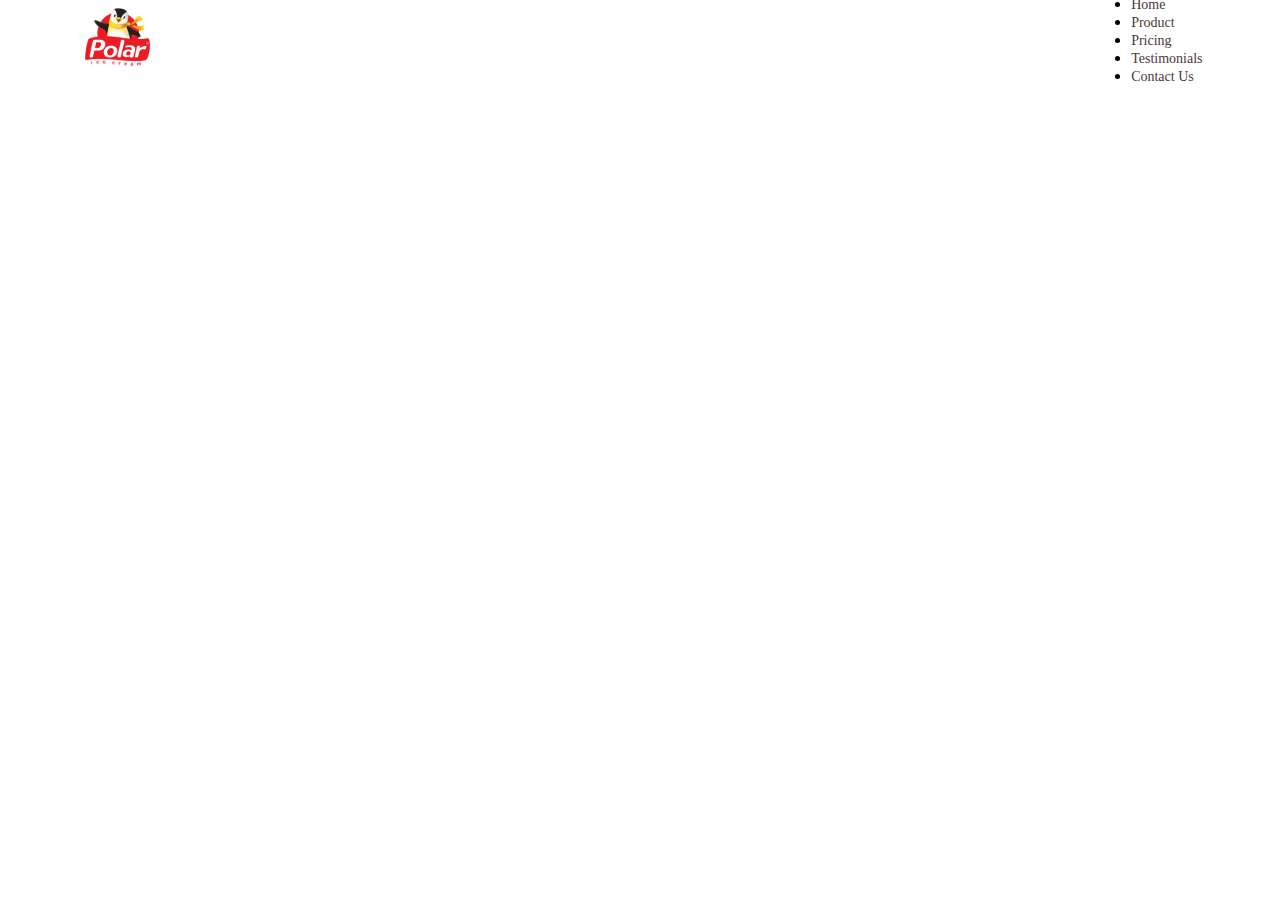
<file: Muzqaymoq/index.html>
<!DOCTYPE html>
<html lang="en">
<head>
    <meta charset="UTF-8">
    <meta http-equiv="X-UA-Compatible" content="IE=edge">
    <meta name="viewport" content="width=device-width, initial-scale=1.0">
    <link rel="stylesheet" href="./css/main.css">
    <title>Muzqaymoq</title>
</head>
<body>
    <header class="header container">
        <div class="header-logo">
            <img src="./images/headerlogo.svg" alt="logo">
        </div>
        <div class="header-links">
            <ul>
                <li><a href="#">Home</a></li>
                <li><a href="#">Product</a></li>
                <li><a href="#">Pricing</a></li>
                <li><a href="#">Testimonials</a></li>
                <li><a href="#">Contact Us</a></li>
            </ul>
        </div>
    </header>
</body>
</html>
</file>
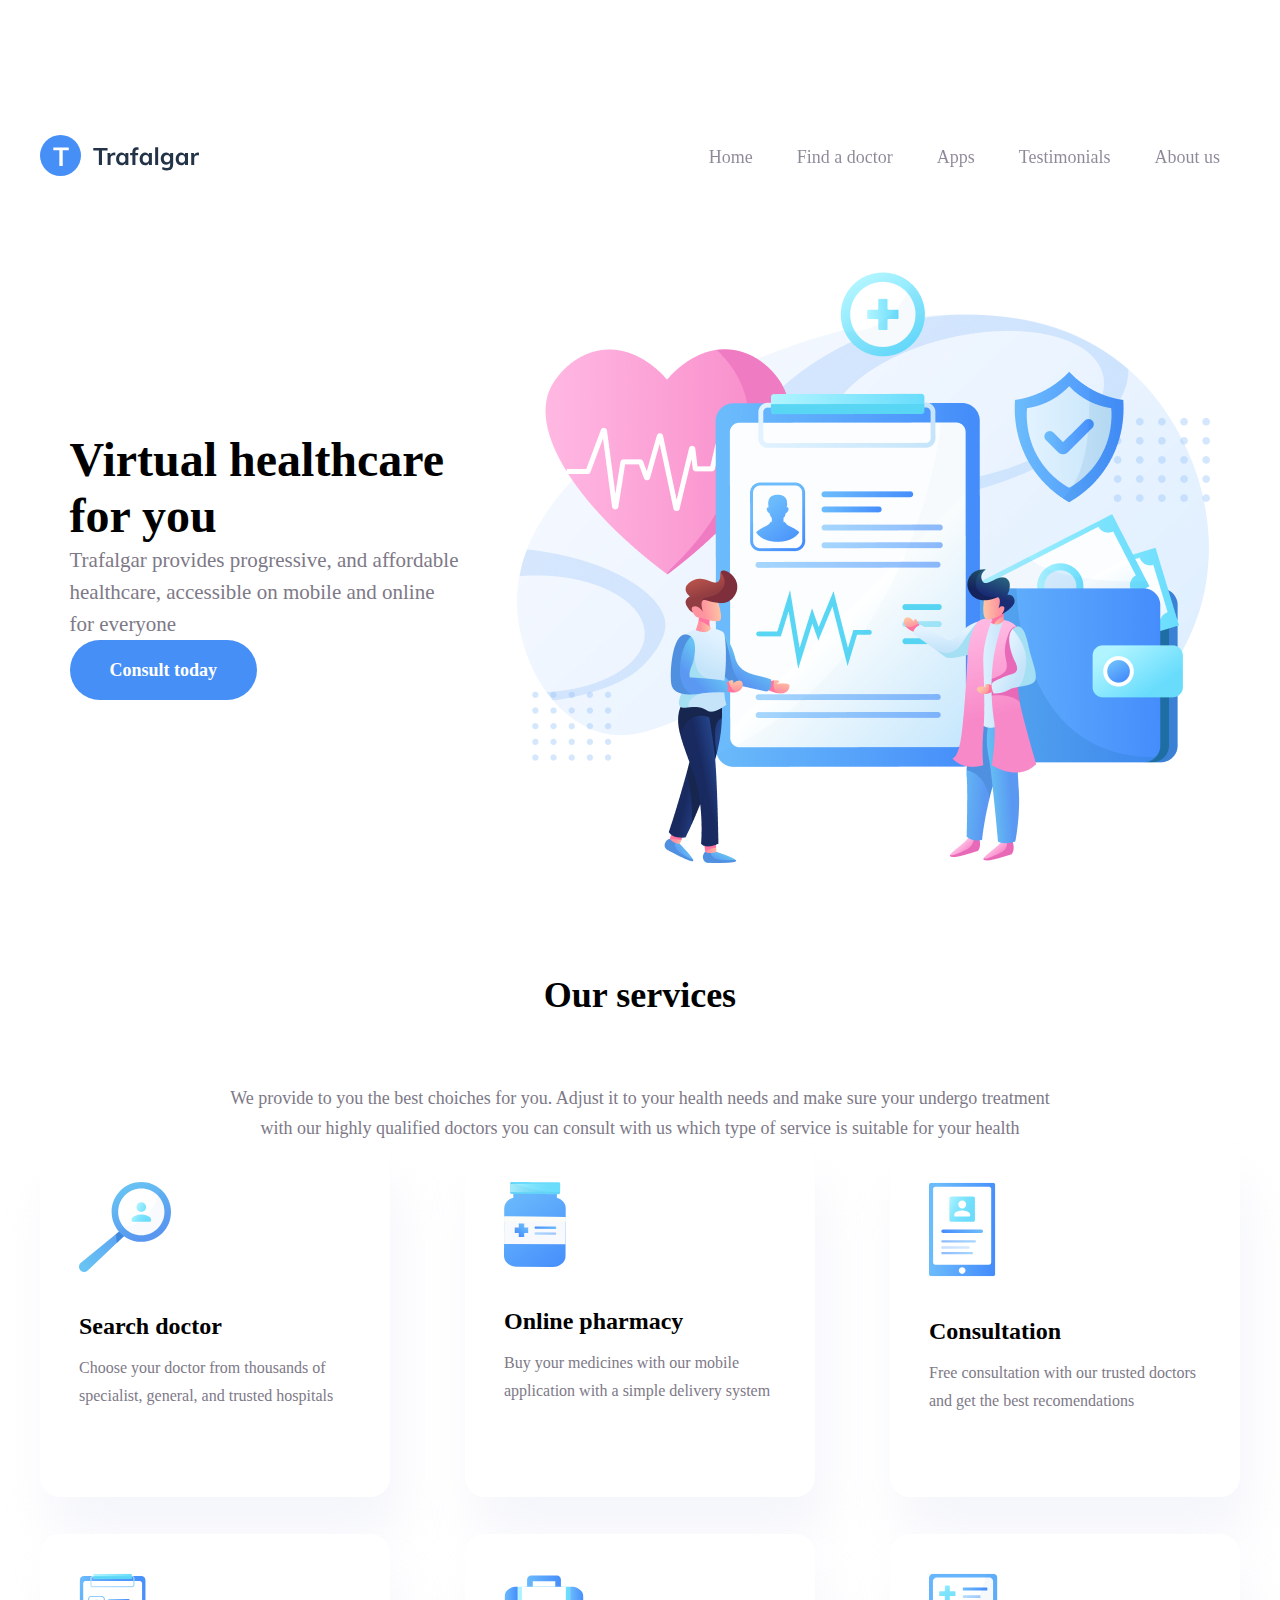
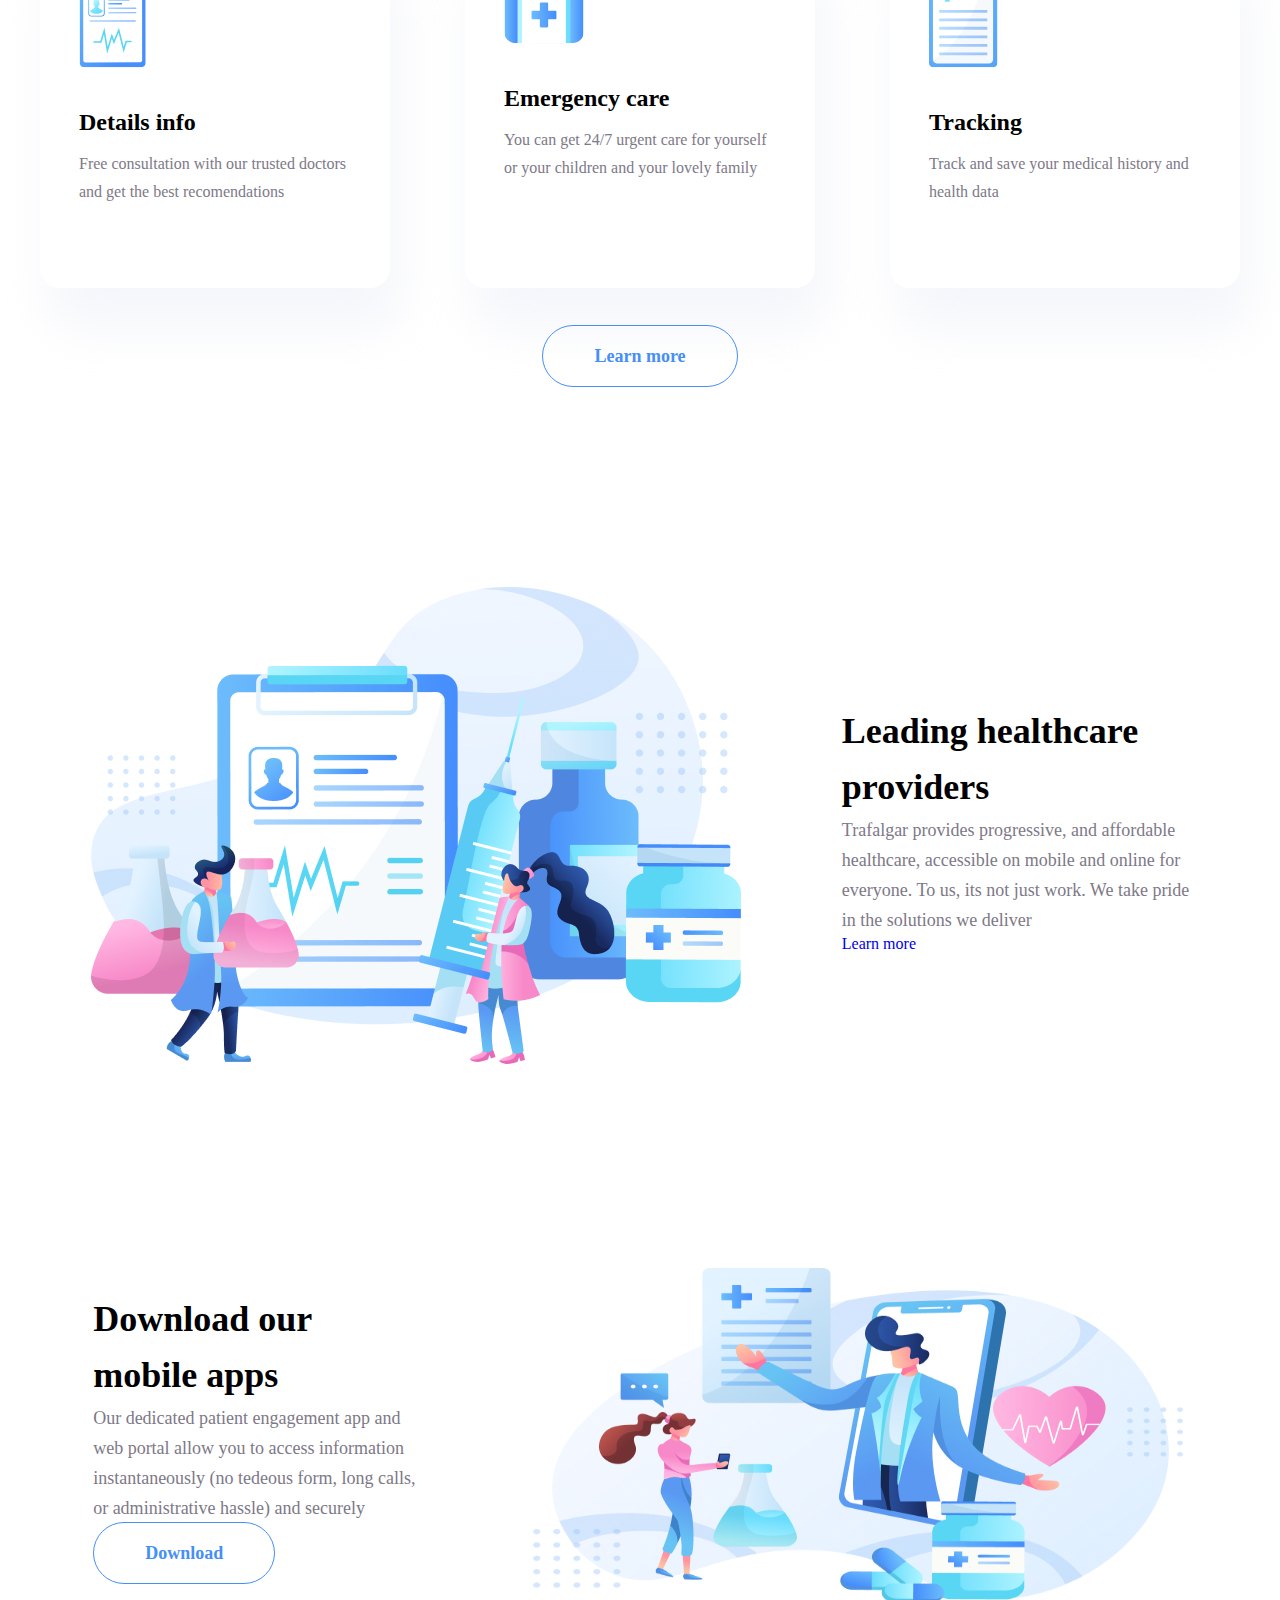
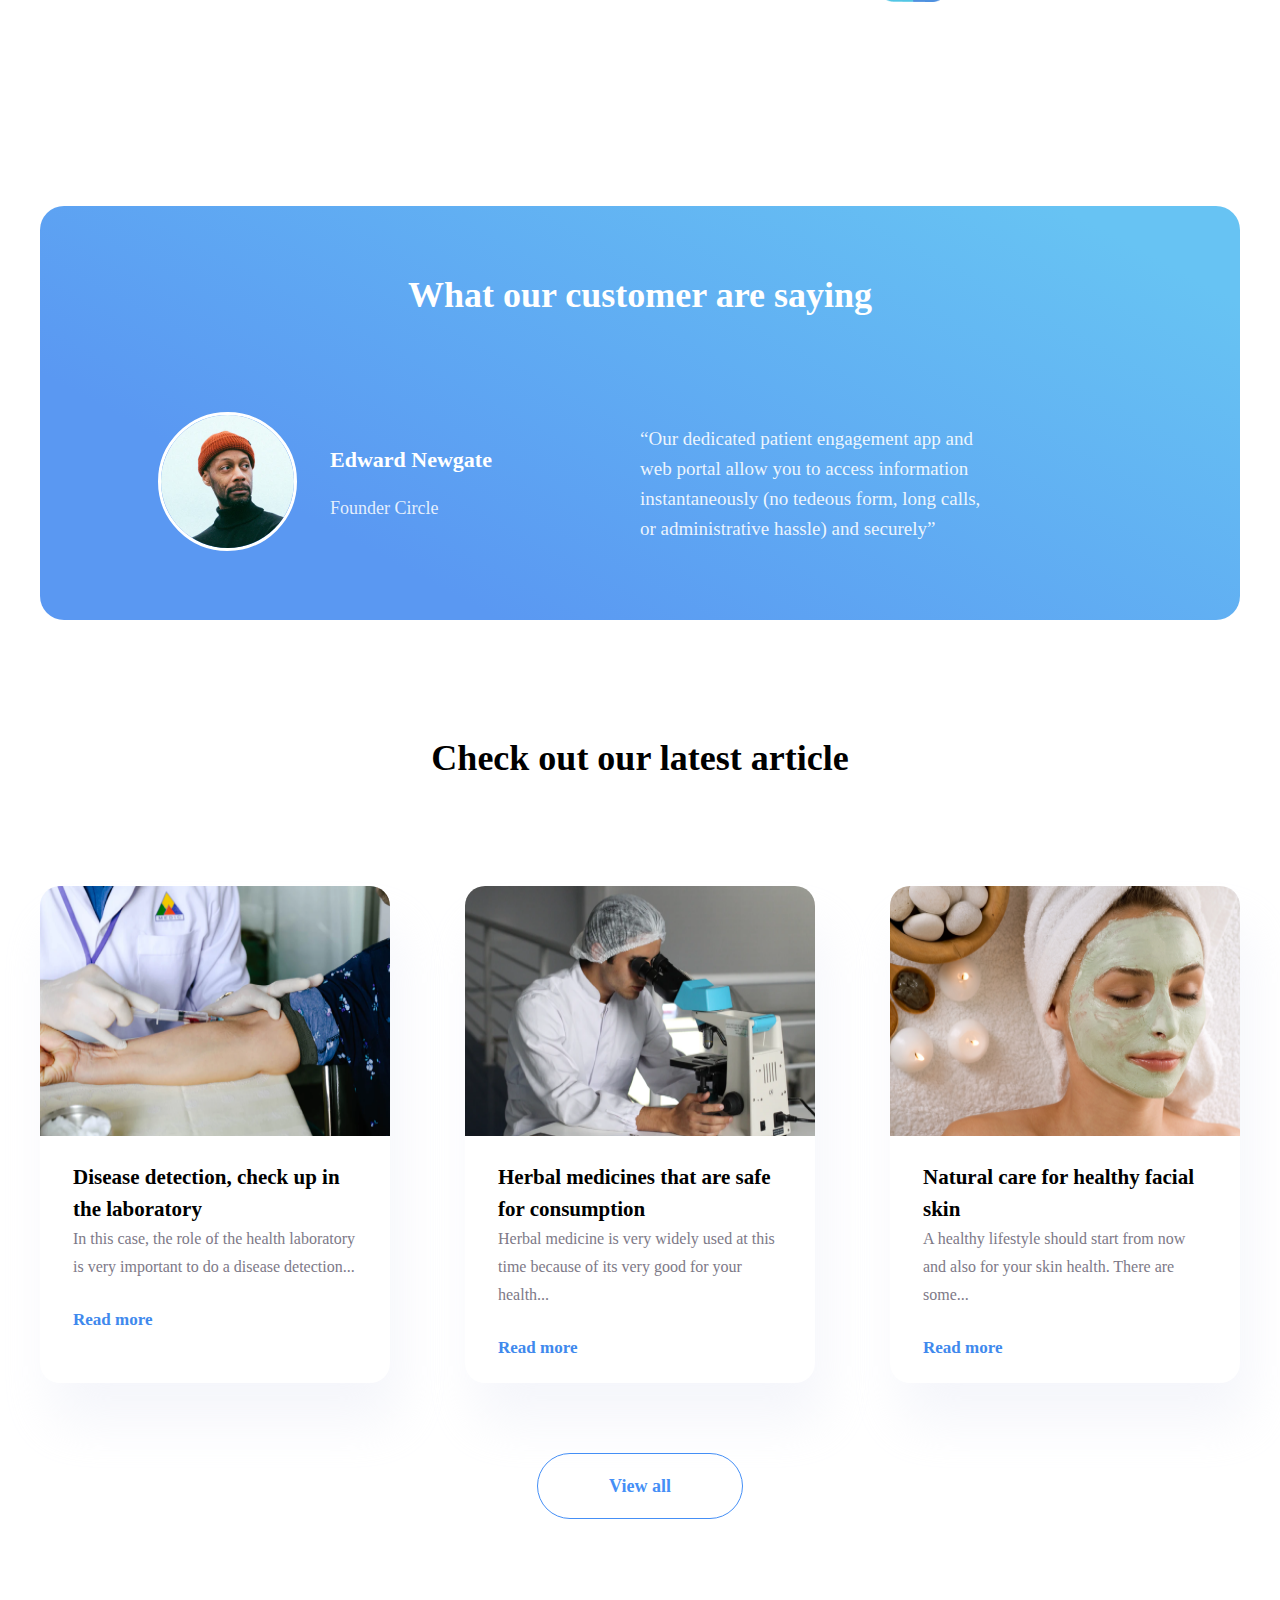
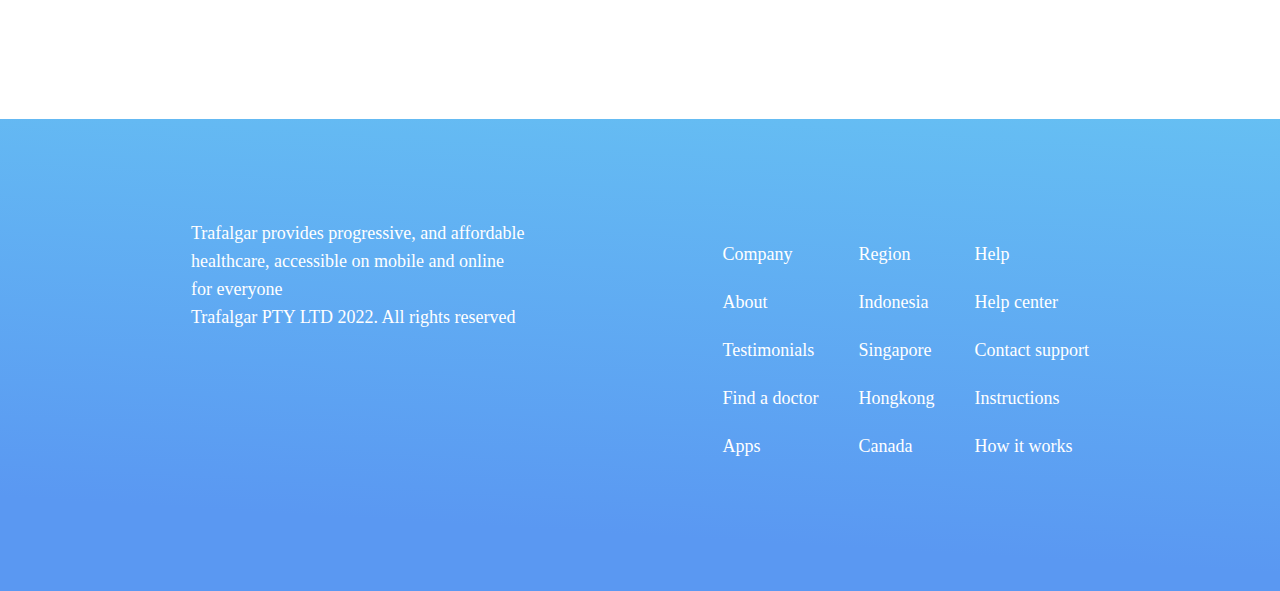
<file: Trafalgar/index.html>
<!DOCTYPE html>
<html lang="en">
<head>
    <meta charset="UTF-8">
    <meta http-equiv="X-UA-Compatible" content="IE=edge">
    <meta name="viewport" content="width=device-width, initial-scale=1.0">
    <title>Trafalgar</title>
    <link rel="stylesheet" href="./css/main.css">
</head>
<body>
    <header class="header container">
        <div class="logo">
            <img src="./images/logo.svg" alt="svg">
        </div>
        <div class="menu-links">
            <a href="#" class="menu-items">Home</a>
            <a href="#" class="menu-items">Find a doctor</a>
            <a href="#" class="menu-items">Apps</a>
            <a href="#" class="menu-items">Testimonials</a>
            <a href="#" class="menu-items">About us</a>
        </div>
        </header>


        <main>
        <div class="section1 container">  
            <div class="section1-left">
                <h1>
                    Virtual healthcare <br>
                    for you
                </h1>
                <p>
                    Trafalgar provides progressive, and affordable <br> 
                    healthcare, accessible on mobile and online <br>
                    for everyone
                </p>
                <a href="#">
                    Consult today
                </a>
            </div>
            <div class="section1-right">
                <img src="./images/headerimage.png" alt="png" height="598" width="693">
            </div>
        </div>


        <div class="section2 container">
            <h2 class="heading2">
                Our services
            </h2>
            <p class="img-block-p">We provide to you the best choiches for you. Adjust it to your health needs and make sure your undergo treatment 
            <br> with our highly qualified doctors you can consult with us which type of service is suitable for your health</p>
            <div class="section2-inner">
                <div class="icon-item">
                    <img src="./images/lupa.svg" alt="png" width="92" height="90">
                    <h3>
                        Search doctor
                    </h3>
                    <p>
                        Choose your doctor from thousands of specialist, general, and trusted hospitals
                    </p>
                </div>
                <div class="icon-item">
                    <img src="./images/banka.svg" alt="png" width="62" height="85">
                    <h3>
                        Online pharmacy
                    </h3>
                    <p>
                        Buy  your medicines with our mobile application with a simple delivery system
                    </p>
                </div>
                <div class="icon-item">
                    <img src="./images/planshet.svg" alt="png" width="67" height="95">
                    <h3>
                        Consultation
                    </h3>
                    <p>
                        Free consultation with our trusted doctors and get the best recomendations
                    </p>
                </div>
                <div class="icon-item">
                    <img src="./images/note.svg" alt="png" width="67" height="95">
                    <h3>
                        Details info
                    </h3>
                    <p>
                        Free consultation with our trusted doctors and get the best recomendations
                    </p>
                </div>
                <div class="icon-item">
                    <img src="./images/emergency.svg" alt="png" width="80" height="71">
                    <h3>
                        Emergency care
                    </h3>
                    <p>
                        You can get 24/7 urgent care for yourself or your children and your
                        lovely family                    
                    </p>
                </div>
                <div class="icon-item">
                    <img src="./images/phone.svg" alt="png" width="69" height="95">
                    <h3>
                        Tracking                    
                    </h3>
                    <p>
                        Track and save your medical history and health data 
                    </p>
                </div>  
               
            </div>
            <div class="learn">
                <a href="#" class="learn-moree">
                    Learn more
                </a>
            </div>
        </div>


        <div class="section3 container">
            <div class="section3-left">
                <img src="./images/section3image.png" alt="png" width="650" height="477">
            </div>
            <div class="section3-right">
                <h2 class="heading2">
                    Leading healthcare <br>
                     providers
                </h2>
                <p class="img-block-p">
                    Trafalgar provides progressive, and affordable <br> healthcare, accessible on mobile and online for <br> everyone. To us, its not just work. We take pride <br> 
                    in the solutions we deliver
                </p>
                <a href="#" class="learn-moreee">
                    Learn more
                </a>
            </div>
        </div>


        <div class="section4 container">
            <div class="section4-left">
                <h2 class="heading2">
                    Download our <br> 
                    mobile apps
                </h2>
                <p class="img-block-p">
                    Our dedicated patient engagement app and <br>
                    web portal allow you to access information <br> instantaneously (no tedeous form, long calls, <br> 
                    or administrative hassle) and securely
                </p>
                <a href="#" class="learn-more download">
                    Download
                </a>
            </div>
            <div class="section4-right">
                <img src="./images/section4image.png" alt="png" width="665" height="334">
            </div>
        </div>


        <div class="section5 container">
            <div class="section5-inner">
                <h2 class="section5-title">
                    What our customer are saying
                </h2>
                <div class="section5-data">
                    <div class="data-left">
                        <div class="author-img">
                          <img src="./images/authorimage.png" alt="png" width="133" height="133">  
                        </div>
                        <div class="author-data">
                            <h4 class="author-name">
                                Edward Newgate
                            </h4>
                            <p class="author-position">
                                Founder Circle
                            </p>
                        </div>
                    </div>
                    <div class="data-right">
                        <p class="author-comment">
                            “Our dedicated patient engagement app and <br> 
                            web portal allow you to access information <br> instantaneously (no tedeous form, long calls, <br> 
                            or administrative hassle) and securely”
                        </p>
                    </div>
                </div>
            </div>
        </div>


        <div class="section6 container">
            <h2 class="section6-title">
                Check out our latest article
            </h2>
            <div class="section6-inner">
                <div class="section6-item">
                    <div class="item-img">
                        <img src="./images/blog1image.png" alt="png" width="350" height="250">
                    </div>
                    <div class="item-info">
                        <a href="#" class="item-title">
                            Disease detection, check 
                            up in the laboratory
                        </a>
                        <p class="item-text">
                            In this case, the role of the health laboratory is very important to do
                            a disease detection...
                        </p>
                        <a href="#" class="item-link">
                            Read more
                        </a>
                    </div>
                </div>

                <div class="section6-item">
                    <div class="item-img">
                        <img src="./images/blog2image.png  " alt="image" width="350" height="250">
                    </div>
                    <div class="item-info">
                        <a href="#" class="item-title">
                            Herbal medicines that are 
                            safe for consumption
                        </a>
                        <p class="item-text">
                            Herbal medicine is very widely used at this time because of its very good for your health...
                        </p>
                        <a href="#" class="item-link">
                            Read more
                        </a>
                    </div>
                </div>

                <div class="section6-item">
                    <div class="item-img">
                        <img src="./images/blog3image.png" alt="image" width="350" height="250">
                    </div>
                    <div class="item-info">
                        <a href="#" class="item-title">
                            Natural care for healthy 
                            facial skin
                        </a>
                        <p class="item-text">
                            A healthy lifestyle should start from now and also for your skin health.
                            There are some...
                        </p>
                         <a href="#" class="item-link"> 
                            Read more
                        </a>
                    </div>
                </div>


            </div>

            <div class="viewall">
                <a href="#" class="view">
                    View all
                </a>
            </div>
        </div>
        </main>


        <footer class="footer">
            <div class="container flexer">
                <div class="footer-left">
                    <p class="footer-text">
                        Trafalgar provides progressive, and affordable <br> healthcare, accessible on mobile and online <br>
                        for everyone
                    </p>
                    <p class="footer-copyright">
                        Trafalgar PTY LTD 2022. All rights reserved
                    </p>
                </div>
                <div class="footer-right">
                    <ul class="footer-navigation-item">
                        <li class="first-item">
                            <a href="#"> <b> Company </b></a>
                        </li>
                        <li>
                            <a href="#">About</a>
                        </li>
                        <li>
                            <a href="#">Testimonials</a>
                        </li>
                        <li>
                            <a href="#">Find a doctor</a>
                        </li>
                        <li>
                            <a href="#">Apps</a>
                        </li>
                    </ul>
    
                    <ul class="footer-navigation-item">
                        <li class="first-item">
                            <a href="#"><b>Region</b></a>
                        </li>
                        <li>
                            <a href="#">Indonesia</a>
                        </li>
                        <li>
                            <a href="#">Singapore</a>
                        </li>
                        <li>
                            <a href="#">Hongkong</a>
                        </li>
                        <li>
                            <a href="#">Canada</a>
                        </li>
                    </ul>
    
                    <ul class="footer-navigation-item">
                        <li class="first-item">
                            <a href="#"><b>Help</b></a>
                        </li>
                        <li>
                            <a href="#">Help center</a>
                        </li>
                        <li>
                            <a href="#">Contact support</a>
                        </li>
                        <li>
                            <a href="#">Instructions</a>
                        </li>
                        <li>
                            <a href="#">How it works</a>
                        </li>
                    </ul>
                </div>
            </div>
        </footer>
</body>
</html>
</file>
<file: Muzqaymoq/css/main.css>
body {
    margin: 0;
    padding: 0;
}

h1, h2, h3, h4, h5, h6, p {
    margin: 0;
    padding: 0;
}

a {
    text-decoration: none;
}

.container {
    width: 1200px;
    margin-left: auto;
    margin-right: auto;
}

.header .header-links a {
    font-style: normal;
    font-weight: 400;
    font-size: 14px;
    line-height: 16px;
    color: #150101;
    opacity: 0.8;
}

.header {
    display: flex;
    align-items: center;
    justify-content: space-between;
    width: 1125px;
height: 79px;
left: 245px;
top: 10px;
}
</file>
<file: Trafalgar/css/main.css>
body {
    margin: 0;
    padding: 0;
}

h1, h2, h3, h4, h5, h6, p {
    margin: 0;
    padding: 0;
}

a {
    text-decoration: none;
}

.container {
    width: 1200px;
    margin-right: auto;
    margin-left: auto;
}

.flexer {
    display: flex;
    justify-content: space-between;
}

.header {
    display: flex;
    align-items: center;
    justify-content: space-between;
    margin-top: 135px;
    margin-bottom: 85px;

}

.header .menu-links a {
    font-style: normal;
    font-weight: 400;
    font-size: 18px;
    line-height: 23px;
    color: #1F1534;
    opacity: 0.5;
    padding: 20px;
}

.section1 {
    display: flex;
    align-items: center;
    justify-content: space-around;
    margin-bottom: 100px;
}

.section1 .section1-left h1 {
    font-style: normal;
    font-weight: 700;
    font-size: 48px;
    line-height: 56px;
    color: #000000;
}

.section1 .section1-left p {
    font-style: normal;
    font-weight: 300;
    font-size: 21px;
    line-height: 32px;
    color: #7D7987;
}

.section1 .section1-left a {
    font-style: normal;
    font-weight: 700;
    font-size: 18px;
    line-height: 60px;
    color: #FFFFFF;
    background: #458FF6;
    border-radius: 55px;
    padding: 20px 40px;
}

.section2 .heading2 {
    text-align: center;
    margin-bottom: 60px;
}

.heading2 {
    font-style: normal;
    font-weight: 700;
    font-size: 36px;
    line-height: 56px;
    color: #000000;
}

.img-block-p {
    font-style: normal;
    font-weight: 300;
    font-size: 18px;
    line-height: 30px;
    text-align: center;
    color: #7D7987;
}

.section2 .section2-inner {
    display: flex;
    flex-wrap: wrap;
    justify-content: space-between;
}

.section2 .section2-inner .icon-item {
    width: 350px;
    height: 354px;
    background: #FFFFFF;
    box-shadow: 10px 40px 50px rgba(229, 233, 246, 0.4);
    border-radius: 20px;
    padding: 39px;
    box-sizing: border-box;
    margin-bottom: 37px;
}

.section2 .section2-inner .icon-item img {
    margin-bottom: 22px;
}

.section2 .section2-inner .icon-item h3 {
    font-style: normal;
    font-weight: 700;
    font-size: 24px;
    line-height: 56px;
    color: #000000;
}

.section2 .section2-inner .icon-item p {
    font-style: normal;
    font-weight: 300;
    font-size: 16px;
    line-height: 28px;
    color: #7D7987;
}

.learn-more {
    font-style: normal;
    font-weight: bold;
    font-size: 18px;
    line-height: 60px;
    color: #458FF6;
    border: 1.4px solid #458FF6;
    border-radius: 55px;
    padding: 20px 51px;;
}

.learn {
    display: flex;
    justify-content: center;
}

.learn-moree {
    font-style: normal;
    font-weight: bold;
    font-size: 18px;
    line-height: 20px;
    color: #458FF6;
    border: 1.4px solid #458FF6;
    border-radius: 55px;
    padding: 20px 51px;;
}

.section3 {
    display: flex;
    align-items:center;
    justify-content: space-around;
    margin-top: 200px;
    margin-bottom: 200px;
}

.section3 .img-block-p, .section4 .img-block-p {
    text-align: left;
}

.section4 {
    display: flex;
    align-items:center;
    justify-content: space-around;
    margin-bottom: 200px;
}

.section5 .section5-inner {
    background: linear-gradient(208.18deg, #67C3F3 9.05%, #5A98F2 76.74%);
    border-radius: 24px;
    padding: 65px 118px;;
    margin-left: auto;
    margin-right: auto;
    margin-bottom: 110px;
}

.section5 .section5-inner .section5-title {
    font-style: normal;
    font-weight: 700;
    font-size: 36px;
    line-height: 48px;
    color: #FFFFFF;
    text-align: center;
    margin-bottom: 93px;
}

.section5 .section5-inner .section5-data {
 display: flex;
 align-items: center;
}

.section5 .section5-inner .section5-data .data-left {
    display: flex;
    align-items: center;
    width: 50%;
}

.section5 .section5-inner .section5-data .data-right {
    width: 50%;
}

.section5 .section5-inner .section5-data .data-right .author-comment {
    font-style: normal;
    font-weight: 400;
    font-size: 19px;
    line-height: 30px;
    color: rgba(255, 255, 255, 0.9);
}

.section5 .section5-inner .section5-data .author-img img {
    width: 133px;
    height: 133px;
    border-radius: 50%;
    border: 3px solid #FFFFFF;
    margin-right: 33px;
}

.section5 .section5-inner .section5-data .data-left .author-data .author-name {
    font-style: normal;
    font-weight: 700;
    font-size: 22px;
    line-height: 48px;
    color: #FFFFFF;
}

.section5 .section5-inner .section5-data .data-left .author-data .author-position {
    font-style: normal;
    font-weight: 400;
    font-size: 18px;
    line-height: 48px;
    color: rgba(255, 255, 255, 0.85);
    mix-blend-mode: normal;
}

.section6 .section6-title {
    font-style: normal;
    font-weight: 700;
    font-size: 36px;
    line-height: 56px;
    color: #000000;
    text-align: center;
    margin-bottom: 100px;
}

.section6 .section6-inner {
    display: flex;
    justify-content: space-between;
}

.section6 .section6-inner .section6-item {
    width: 350px;
    box-shadow: 10px 40px 50px rgba(229, 233, 246, 0.4);
    border-radius: 20px;
    overflow: hidden;
}

.section6 .section6-inner .section6-item .item-info{
    padding: 21px 33px;
}

.section6 .section6-inner .section6-item .item-info .item-title {
    font-style: normal;
    font-weight: 700;
    font-size: 21px;
    line-height: 32px;
    color: #000000;
    margin-bottom: 12px;
}

.section6 .section6-inner .section6-item .item-info .item-text {
    font-style: normal;
    font-weight: 300;
    font-size: 16px;
    line-height: 28px;
    color: #7D7987;
    margin-bottom: 25px;
}

.section6 .section6-inner .section6-item .item-info .item-link {
    font-style: normal;
    font-weight: 600;
    font-size: 17px;
    line-height: 28px;
    color: #4089ED;
}

.section6 .view {
    font-style: normal;
    font-weight: bold;
    font-size: 18px;
    line-height: 60px;
    color: #458FF6;
    border: 1.4px solid #458FF6;
    border-radius: 55px;
    padding: 2px 71px;
}

.section6 .viewall {
    margin-left: auto;
    margin-right: auto;
    display: flex;
    justify-content: center;
    margin-bottom: 200px;
    margin-top: 70px;
}

.footer {
    background: linear-gradient(183.41deg, #67C3F3 -8.57%, #5A98F2 82.96%);
    display: flex;
    padding: 100px 191px;
}

.footer .footer-left .footer-text {
    font-style: normal;
    font-weight: 300;
    font-size: 18px;
    line-height: 28px;
    color: #FFFFFF;
}

.footer .footer-left .footer-text {
    font-style: normal;
    font-weight: 300;
    font-size: 18px;
    line-height: 28px;
    color: #FFFFFF;
    }

.footer .footer-left .footer-copyright {
    font-style: normal;
    font-weight: 300;
    font-size: 18px;
    line-height: 28px;
    color: #FFFFFF;
}

.footer .footer-right {
    display: flex;
}

.footer .footer-right .footer-navigation-item li {
    list-style-type: none;
    margin-bottom: 10px;
}

.footer .footer-right .footer-navigation-item li .first-item {
    list-style-type: none;
    font-style: normal;
    font-weight: bold;
    font-size: 18px;
    line-height: 38px;
    color: #FFFFFF;

}

.footer .footer-right .footer-navigation-item li a {
    font-style: normal;
    font-weight: 300;
    font-size: 18px;
    line-height: 38px;
    color: #FFFFFF;
}
</file>
